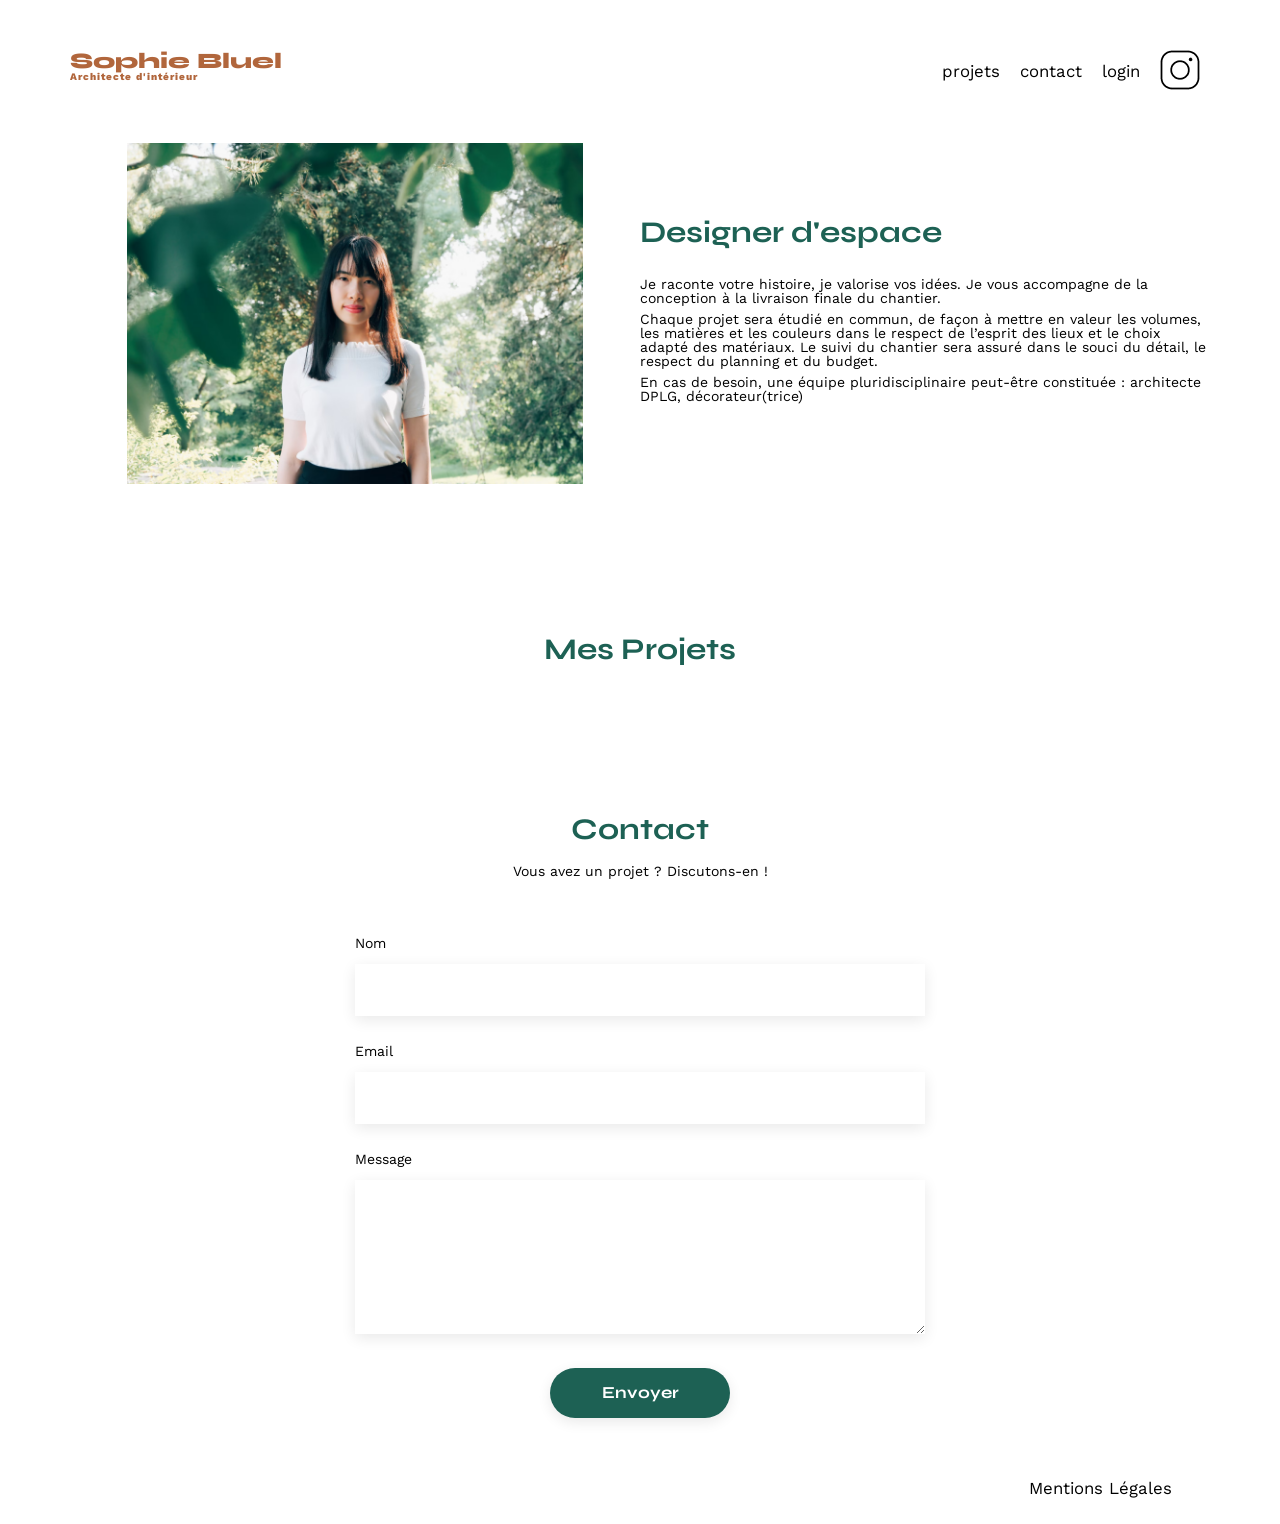
<file: index.html>
<!DOCTYPE html>
<html lang="fr">
<head>
	<meta charset="UTF-8">
	<title>Sophie Bluel - Architecte d'intérieur</title>
	<meta name="viewport" content="width=device-width, initial-scale=1.0">
	<link rel="preconnect" href="https://fonts.googleapis.com">
	<link rel="preconnect" href="https://fonts.gstatic.com" crossorigin>
	<link href="https://fonts.googleapis.com/css2?family=Syne:wght@700;800&family=Work+Sans&display=swap" rel="stylesheet">
	<meta name="description" content="">
	<link rel="stylesheet" href="./assets/style.css">
	<link rel="stylesheet" href="./assets/modal.css">
	<script src="scripts/script.js" defer></script>
	<script src="scripts/modal.js" defer></script>
</head>
<body>
	<div class="edition-mode"><img src="assets/icons/blanc.png" alt="Mode édition">Mode édition</div>
<header>
	
	<h1>Sophie Bluel <span>Architecte d'intérieur</span></h1>
	<nav>
		<ul>
			<li>projets</li>
			<li>contact</li>
			<li class="login"><a href="./connection.html">login</a></li>
			<li><img src="./assets/icons/instagram.png" alt="Instagram"></li>
		</ul>
	</nav>
</header>
<main>
	<section id="introduction">
		<figure>
			<img src="./assets/images/sophie-bluel.png" alt="">
		</figure>
		<article>
			<h2>Designer d'espace</h2>
			<p>Je raconte votre histoire, je valorise vos idées. Je vous accompagne de la conception à la livraison finale du chantier.</p>
			<p>Chaque projet sera étudié en commun, de façon à mettre en valeur les volumes, les matières et les couleurs dans le respect de l’esprit des lieux et le choix adapté des matériaux. Le suivi du chantier sera assuré dans le souci du détail, le respect du planning et du budget.</p>
			<p>En cas de besoin, une équipe pluridisciplinaire peut-être constituée : architecte DPLG, décorateur(trice)</p>
		</article>
	</section>
	<section id="portfolio">
		<h2>Mes Projets <button class="modification"><a href="#modal"><img src="assets/icons/noir.png" alt="Mode édition">modifier</a></button></h2>

		<aside id="modal" class="modal">
			<div class="modalBlock">

				<div class="modalGalerie">
					<button class="cross"><img src="assets/icons/xmark.png" alt="Fermer"></button>
					<h3>Galerie photo </h3>
					<div class="galerieModal">
						
					</div>
					<div class="border"></div>
					<button class="buttonGalerie">Ajouter une photo</button>
				</div>
				
				<div id="ajout" class="modalAjout">
					<button class="arrow"><img src="assets/icons/arrow-left.png" alt="Retour en arrière"></button>
					<button class="cross"><img src="assets/icons/xmark.png" alt="Fermer"></button>
					<h3>Ajout photo</h3>
					<form action="#" class="ajoutForm">
						<div class="ajoutImage">
							<img src="assets/icons/picture.png" alt="Ajouter une photo" id="previewImg" >
							<label for="inputFile" class="buttonAjoutPhoto">+ Ajouter photo </label>
							<input type="file" id="inputFile" accept="image/jpeg,image/png"  required>
							
							<p>jpg, png : 4mo max</p>
						</div>
						<label for="imageTitle" class="imageTitle">Titre</label>
						<input type="text" id="imageTitle" class="inputTitle" required>
						<label for="imageCategorie" class="imageCat">Catégorie</label>
						<select name="selectCategorie" id="imageCategorie" class="selectCat" required>
							<option value="" class="imageCatValue" ></option>
						</select>
					<div class="border"></div>
					<button type="submit" class="buttonValiderForm">Valider</button>
					</form>
				</div>
			
			</div>
			
		</aside>
		<div class="filter">
		</div>
		<div class="gallery">
		</div>
	</section>
	<section id="contact">
		<h2>Contact</h2>
		<p>Vous avez un projet ? Discutons-en !</p>
		<form action="#" method="post">
			<label for="name">Nom</label>
			<input type="text" name="name" id="name">
			<label for="email">Email</label>
			<input type="email" name="email" id="email">
			<label for="message">Message</label>
			<textarea name="message" id="message" cols="30" rows="10"></textarea>
			<input type="submit" value="Envoyer">
		</form>
	</section>
</main>


<footer>
	<nav>
		<ul>
			<li>Mentions Légales</li>
		</ul>
	</nav>
</footer>
</body>
</html>
</file>
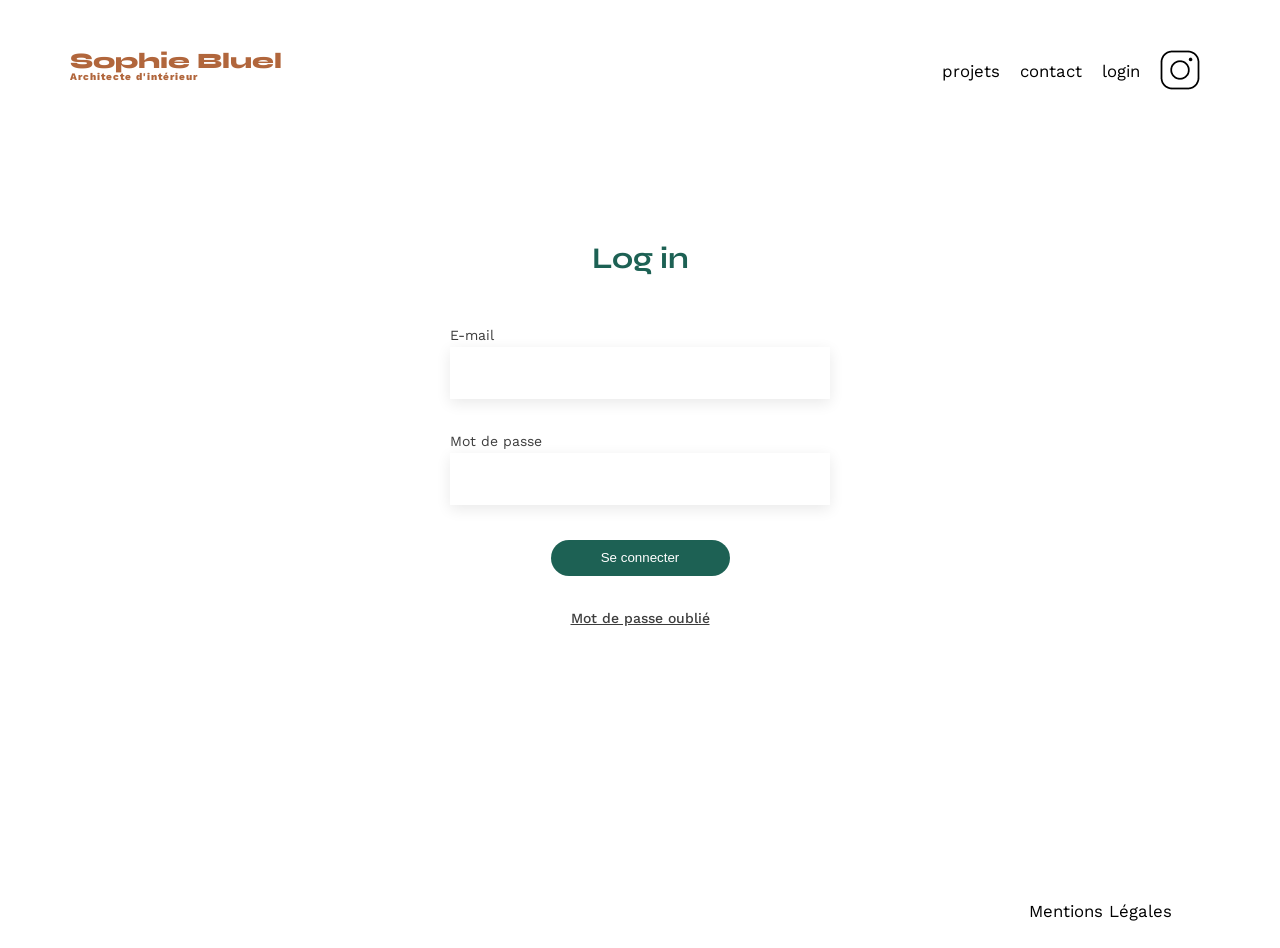
<file: connection.html>
<!DOCTYPE html>
<html lang="fr">
<head>
	<meta charset="UTF-8">
	<title>Sophie Bluel - Architecte d'intérieur</title>
	<meta name="viewport" content="width=device-width, initial-scale=1.0">
	<link rel="preconnect" href="https://fonts.googleapis.com">
	<link rel="preconnect" href="https://fonts.gstatic.com" crossorigin>
	<link href="https://fonts.googleapis.com/css2?family=Syne:wght@700;800&family=Work+Sans&display=swap" rel="stylesheet">
	<meta name="description" content="">
	<link rel="stylesheet" href="./assets/style.css">
	<script src="scripts/connection.js" defer></script>
</head>
<body>
<header>
	<h1>Sophie Bluel <span>Architecte d'intérieur</span></h1>
	<nav>
		<ul>
			<li>projets</li>
			<li>contact</li>
			<li>login </li>
			<li><img src="./assets/icons/instagram.png" alt="Instagram"></li>
		</ul>
	</nav>
</header>
<main>
    <div id="formulaire">
        <form class="login-form">
            <h2>Log in</h2>

            <label for="email-user">E-mail</label>
            <input type="email" id="email-user"/>

            <label for="password">Mot de passe</label>
            <input type="password" id="password-user">

            <button type="submit">Se connecter</button>
            <a href="#">Mot de passe oublié</a>
        </form>

    </div>
</main>

<footer>
	<nav>
		<ul>
			<li>Mentions Légales</li>
		</ul>
	</nav>
</footer>
</body>
</html>
</file>
<file: assets/style.css>
/* http://meyerweb.com/eric/tools/css/reset/
   v2.0 | 20110126
   License: none (public domain)
*/

html, body, div, span, applet, object, iframe,
h1, h2, h3, h4, h5, h6, p, blockquote, pre,
a, abbr, acronym, address, big, cite, code,
del, dfn, em, img, ins, kbd, q, s, samp,
small, strike, strong, sub, sup, tt, var,
b, u, i, center,
dl, dt, dd, ol, ul, li,
fieldset, form, label, legend,
table, caption, tbody, tfoot, thead, tr, th, td,
article, aside, canvas, details, embed,
figure, figcaption, footer, header, hgroup,
menu, nav, output, ruby, section, summary,
time, mark, audio, video {
	margin: 0;
	padding: 0;
	border: 0;
	font-size: 100%;
	font: inherit;
	vertical-align: baseline;
}
/* HTML5 display-role reset for older browsers */
article, aside, details, figcaption, figure,
footer, header, hgroup, menu, nav, section {
	display: block;
}
body {
	line-height: 1;
}
ol, ul {
	list-style: none;
}
blockquote, q {
	quotes: none;
}
blockquote:before, blockquote:after,
q:before, q:after {
	content: '';
	content: none;
}
table {
	border-collapse: collapse;
	border-spacing: 0;
}
/** end reset css**/
body {
	max-width: 1140px;
	margin:auto;
	font-family: 'Work Sans' ;
	font-size: 14px;
}
header {
	display: flex;
	justify-content: space-between;
	margin: 50px 0
}
section {
	margin: 50px 0
}

h1{
	display: flex;
	flex-direction: column;
	font-family: 'Syne';
	font-size: 22px;
	font-weight: 800;
	color: #B1663C
}

h1 > span {
	font-family: 'Work Sans';
	font-size:10px;
	letter-spacing: 0.1em;
;
}

h2{
	font-family: 'Syne';
	font-weight: 700;
	font-size: 30px;
	color: #1D6154
}
nav ul {
	display: flex;
	align-items: center;
	list-style-type: none;

}
nav li {
	padding: 0 10px;
	font-size: 1.2em;
}

li:hover {
	color: #B1663C;
}
#introduction {
	display: flex;
	align-items: center;
}
#introduction figure {
	flex: 1
}
#introduction img {
	display: block;
	margin: auto;
	width: 80%;
}

#introduction article {
	flex: 1
}
#introduction h2 {
	margin-bottom: 1em;
}

#introduction p {
	margin-bottom: 0.5em;
}
#portfolio h2 {
	text-align: center;
	margin-bottom: 1em;
}
.gallery {
	width: 100%;
	display: grid;
	grid-template-columns: 1fr 1fr 1fr;
	grid-column-gap: 20px;
	grid-row-gap: 20px;
}

.gallery img {
	width: 100%;

}
#contact {
	width: 50%;
margin: auto;
}
#contact > * {
	text-align: center;

}
#contact h2{
	margin-bottom: 20px;
}
#contact form {
	text-align: left;
	margin-top:30px;
	display: flex;
	flex-direction: column;
}

#contact input {
	height: 50px;
	font-size: 1.2em;
	border: none;
	box-shadow: 0px 4px 14px rgba(0, 0, 0, 0.09);
}
#contact label {
	margin: 2em 0 1em 0;
}
#contact textarea {
	border: none;
	box-shadow: 0px 4px 14px rgba(0, 0, 0, 0.09);
}

input[type="submit"]{
	font-family: 'Syne';
	font-weight: 700;
	color: white;
	background-color: #1D6154;
	margin : 2em auto ;
	width: 180px;
	text-align: center;
	border-radius: 60px ;
}

footer nav ul {
	display: flex;
	justify-content: flex-end;
	margin: 2em
}



/* Ajout */

.edition-mode{
	display: none;
	text-align: center;
	width: 100%;
	height: 59px;
	background-color: #000;
	color: #fff;
	justify-content: center;
	align-items: center;
	gap: 5px;
}


#portfolio h2{
	padding-top: 100px;
}

.modification{
	font-size: 14px;
	color: #000;
	display: none;
	background: #fff;
	border: 0;
}

.modification img{
	padding: 0 5px;
}

.modification a{
	padding-bottom: 50px;
	text-decoration: none;
	color: #000;
}

.filter{
	display: flex;
	align-items: center;
	justify-content: center;
	margin: 50px 0;
	gap: 15px;
}

.button{
background-color: #fff;
padding: 5px 10px;
border-radius: 20px;
border: 1px solid #1D6154;
color: #1D6154;
font-weight: 700;
font-family: 'Syne' ;

}
.button:hover {
	background-color:#0E2F28;
	color: #fff
 ;
}

nav li a {
	text-decoration: none;
	color: #000;
}

nav li a:hover{
	color: #B1663C;
}


/* Connection page */

#formulaire{
	display: flex;
	justify-content: center;
	padding-top: 100px;
	padding-bottom: 250px;
}

.login-form{
	width: 380px;
	display: flex;
	flex-direction: column;
	gap: 5px;
	color: #3d3d3d;

}
.login-form h2{
	align-self: center;
	padding-bottom: 50px;
	
}

.login-form input{
	height: 50px;
	border: 0;
	box-shadow: 0px 4px 14px 0px #00000017;
	margin-bottom: 30px;
}

.login-form button{
	align-self: center;
	width: 179px;
	height: 36px;
	color: #fff;
	background-color: #1D6154;
	border-radius: 20px ;
	border: 0;
	margin-bottom: 30px;
}

.login-form a{
	align-self: center;
	color: #3d3d3d;
	font-size: 14px;
	font-weight: 500;

}
</file>
<file: assets/modal.css>
.modal{
    display: none;
    position: fixed;
    top: 0;
    left: 0;
    justify-content: center;
    align-items: center;
    width: 100%;
    height: 100%;
    background: rgba(0, 0, 0, 0.2);
    font-family: 'Work Sans';
    opacity: 0;
    transition: opacity 0.3s ease;
}

.modalBlock{
    overflow: hidden;
    position: relative;
    display: flex;
    width: 630px;
    height: 688px;
    max-width: calc(100vw - 20px);
    max-height: calc(100vh - 20px);
    background-color: #fff;
    border-radius: 10px;
    justify-content: center;
    padding: 10px;
    
}
.modalGalerie{
    display: flex;
    position: absolute;
    flex-direction: column;
    align-items: center;
    width: 100%;
    height: 100%;
    transition: transform 0.5s ease;
    transform: translateX(0);
}

.modalGalerie h3{
    font-size: 26px;
    font-weight: 400;
    margin-top: 60px;

}

.galerieModal{
    display: grid;
    grid-template-columns: repeat(5, 75px);
    gap: 10px;
    padding: 30px;
    overflow-y: auto;

}

.cardMini{
    position: relative;
    height: 100px; 
    padding-top: 16px;
}
.cardMini img{
    width: 100%;
    height: 100%;
    object-fit: cover ;

}
.deleteBtn{
   position: absolute;
   top: 22px;
   right: 5px;
   background: none;
   border: 0;
   padding: 0;
   
}

.trash {
    cursor: pointer;
    width: 20px;
    height: 20px;
    display: block;
}

.border{
    width:420px;
    border-bottom: 1px solid #b3b3b3;
    margin: 50px 0;
}


.buttonGalerie{
    cursor: pointer;
    width: 237px;
    height: 36px;
    border: 0;  
    border-radius: 20px;
    background-color: #1D6154;
    color: #fff;
    font-size: 14px;
    font-family: 'Syne';
    font-weight: 700;
    padding: 5px 0 5px 0;

  
}

.modalAjout{
    width: 100%;
    height: 100%;
    position: absolute;
    display: flex;
    flex-direction: column;
    align-items: center;
    justify-content: center;
    transition: transform 0.5s ease;
    transform: translateX(100%);
}

.arrow{
    cursor: pointer;
    position: absolute;
    top: 25px;
    left: 30px;
    background-color: #fff;
    border: none;
}

.cross{
    cursor: pointer;
    position: absolute;
    top: 25px;
    right: 30px;
    border: none;
    background-color: #fff;
}

.modalAjout h3{
    font-size: 26px;
    font-weight: 400;
    margin-bottom: 50px;
    padding-top: 10px;
}

.ajoutForm{

    display: flex;
    flex-direction: column;
    align-items: center;

}
.ajoutImage{
    width: 420px;
    height: 169px;
    border-radius: 3px;
    background-color: #e8f1f6;
    display: flex;
    flex-direction: column;
    align-items: center;
    
}
.ajoutImage img{
    padding: 15px;
    max-width: 80px;
    max-height: 100px;
}
.buttonAjoutPhoto{
    display: flex;
    justify-content: center;
    align-items:center ;
    cursor: pointer;
    width: 173px;
    height: 36px;
    border-radius: 20px;
    border: 0;
    background-color:#CBD6DC ;
    font-size: 14px;
    color:#306685 ;
    font-weight: 500;
}
#inputFile{
    display: none;
}

.ajoutImage p{
    padding: 5px 0;
    font-size: 10px;
    color: #444;
}

.imageTitle, .imageCat{
    display: block;
    align-self: flex-start;
    font-size: 14px;
    font-weight: 600;
    color: #3d3d3d;
    margin-top: 25px;
    margin-bottom: 10px;
    
}
.inputTitle, .selectCat{
    cursor: pointer;
    border: 0;
    box-shadow: 0px 4px 14px 0px #00000017;
    width: 420px;
    height: 51px;   
}

.buttonValiderForm{
    width: 237px;
    height: 36px;
    border-radius: 20px;
    border: 0;
    color: #fff;
    background-color: #a7a7a7 ;
    font-family: 'Syne';
    font-size: 14px;
     cursor: pointer;
}
</file>
